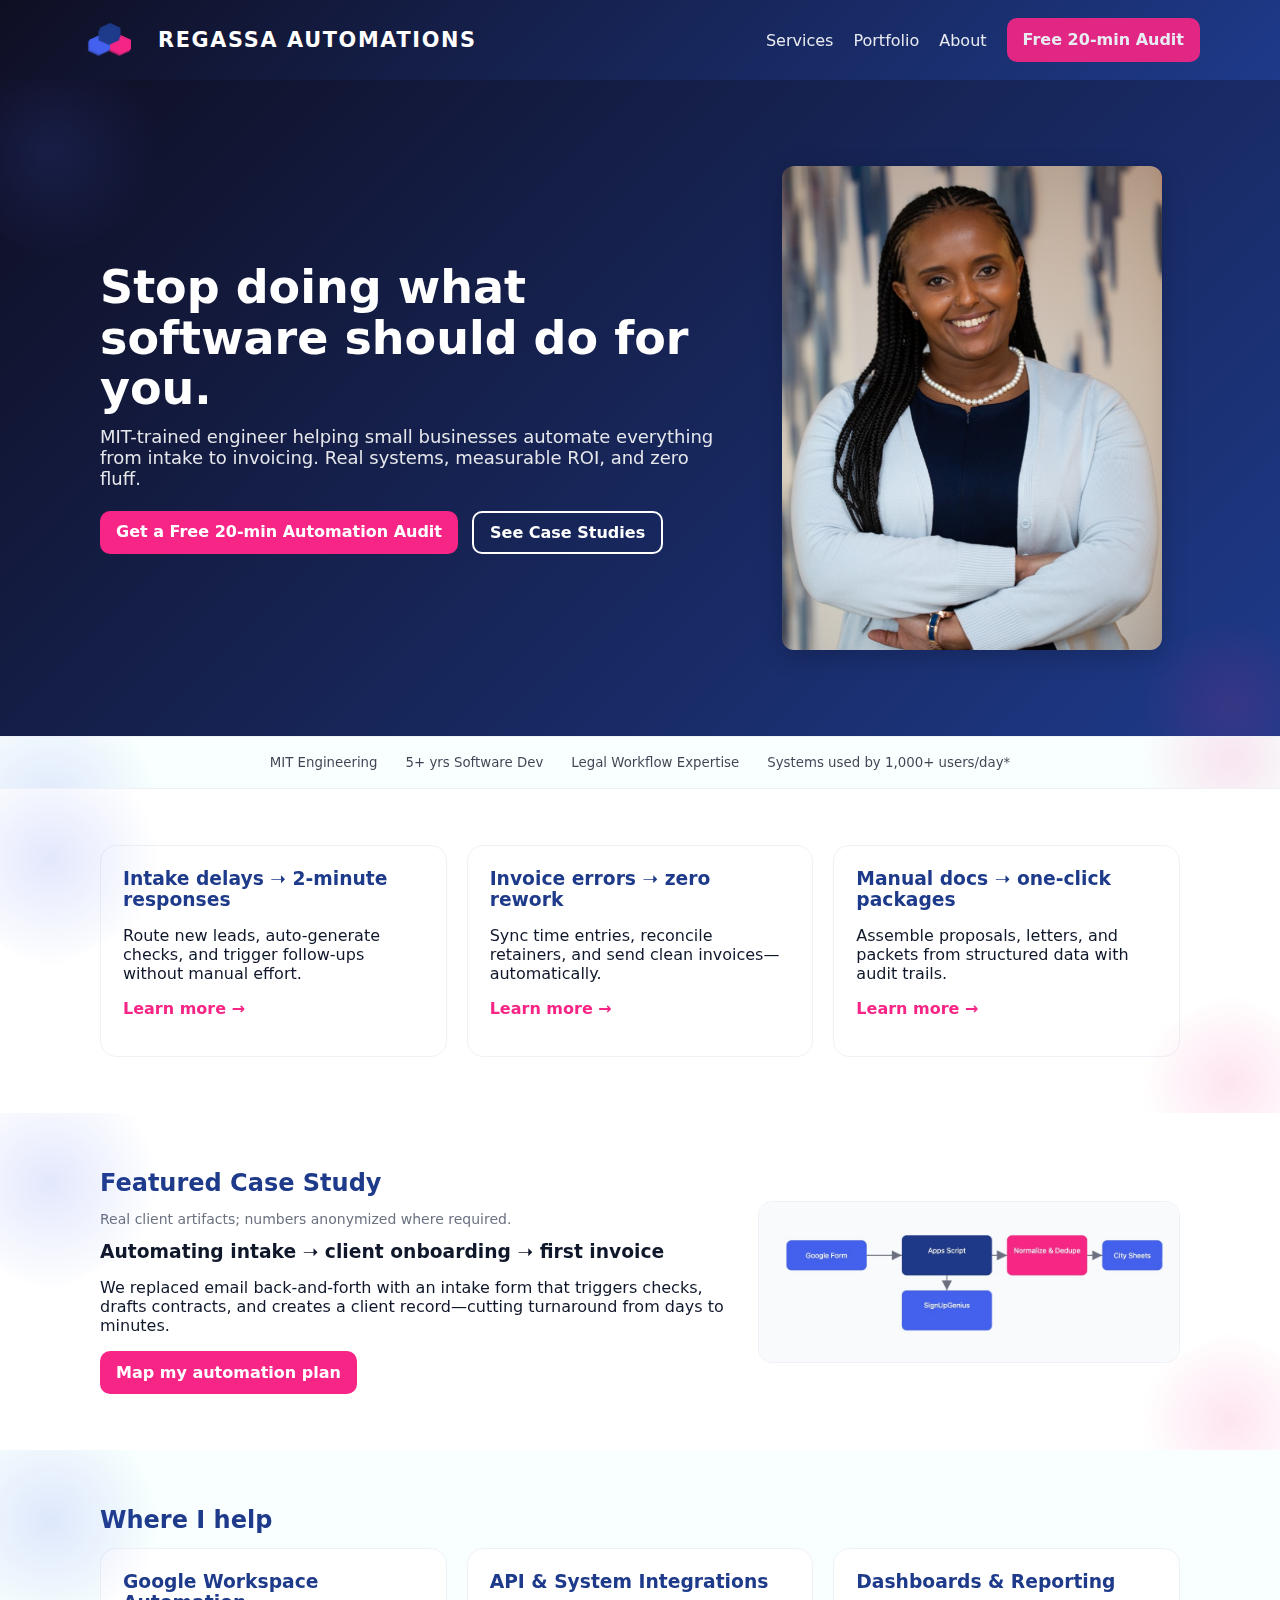
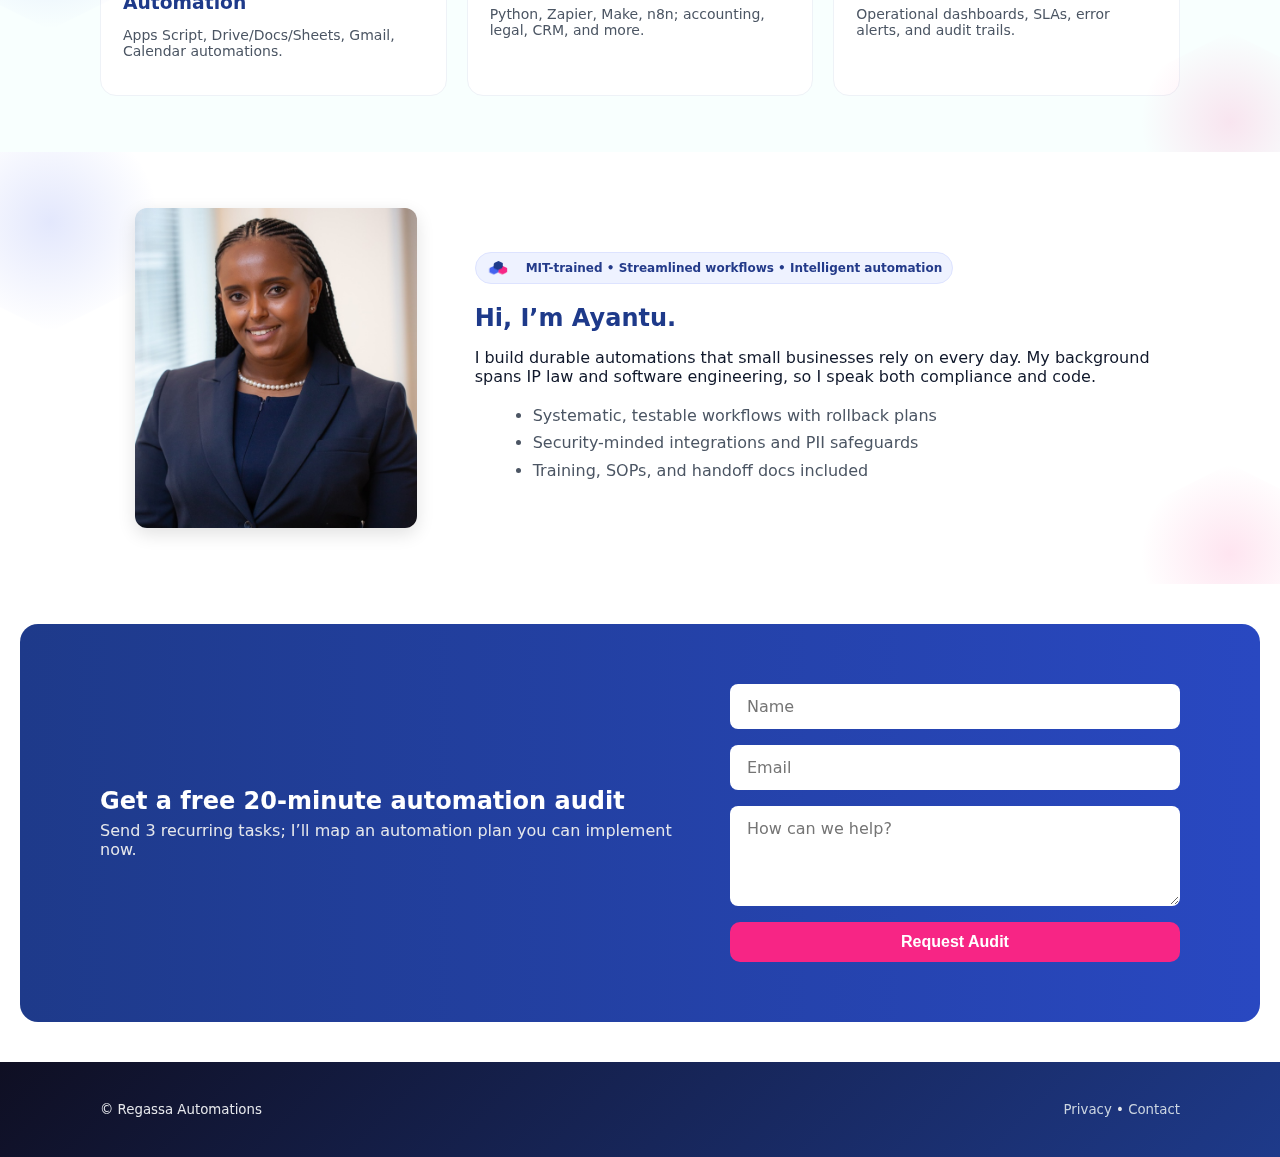
<file: index.html>
<!doctype html>
<html lang="en">

<head>
  <meta charset="utf-8" />
  <meta name="viewport" content="width=device-width, initial-scale=1" />
  <meta name="description" content="Automation for Small Businesses">
  <title>Regassa Automations — Automation for Small Businesses</title>
  <link rel="stylesheet" href="css/styles.css">
</head>

<body data-page="home">
  <!-- Topbar -->
  <div class="topbar" role="banner">
    <div class="container nav" aria-label="Primary">
      <a href="#" class="brand" aria-label="Regassa Automations home">
        <div class="hex-container">
          <!-- Inline SVG Logo -->
          <svg class="brand-logo" viewBox="0 0 240 180" version="1.1" xmlns="http://www.w3.org/2000/svg"
            xmlns:xlink="http://www.w3.org/1999/xlink">
            <defs>
              <linearGradient id="swatch1" inkscape:swatch="solid">
                <stop style="stop-color:#000000;stop-opacity:0;" offset="0" id="stop1" />
              </linearGradient>
              <linearGradient inkscape:collect="always" xlink:href="#swatch1" id="linearGradient1" x1="12.325642"
                y1="42.688801" x2="73.051964" y2="42.688801" gradientUnits="userSpaceOnUse" />
              <linearGradient inkscape:collect="always" xlink:href="#swatch1" id="linearGradient1-0" x1="12.325642"
                y1="42.688801" x2="73.051964" y2="42.688801" gradientUnits="userSpaceOnUse" />
              <filter inkscape:collect="always" style="color-interpolation-filters:sRGB" id="filter1" x="-0.087159412"
                y="-0.075583489" width="1.1743188" height="1.151167">
                <feGaussianBlur inkscape:collect="always" stdDeviation="2.2053626" id="feGaussianBlur1" />
              </filter>
              <filter inkscape:collect="always" style="color-interpolation-filters:sRGB" id="filter2" x="-0.087159412"
                y="-0.075583489" width="1.1743188" height="1.151167">
                <feGaussianBlur inkscape:collect="always" stdDeviation="2.2053626" id="feGaussianBlur2" />
              </filter>
              <filter inkscape:collect="always" style="color-interpolation-filters:sRGB" id="filter3" x="-0.087159412"
                y="-0.075583489" width="1.1743188" height="1.151167">
                <feGaussianBlur inkscape:collect="always" stdDeviation="2.2053626" id="feGaussianBlur3" />
              </filter>
            </defs>
            <g inkscape:label="Layer 1" inkscape:groupmode="layer" id="layer1">
              <g id="g5" transform="translate(30.750715,-6.4699985)">
                <path sodipodi:type="star"
                  style="opacity:0.85;fill:var(--pink);fill-opacity:0.960784;stroke-width:0.264583;filter:url(#filter3)"
                  id="path8-5" inkscape:flatsided="true" sodipodi:sides="6" sodipodi:cx="42.688801"
                  sodipodi:cy="42.688801" sodipodi:r1="35.013496" sodipodi:r2="21.350222" sodipodi:arg1="0.52127605"
                  sodipodi:arg2="1.0448748" inkscape:rounded="0" inkscape:randomized="0"
                  d="M 73.05196,60.125071 42.770127,77.702203 12.406969,60.265933 12.325642,25.252531 42.607474,7.6753989 72.970633,25.111669 Z"
                  transform="matrix(1.4179815,0.00472855,-0.0034659,1.1138483,72.115312,74.185617)"
                  inkscape:label="hex3-shadow" />
                <path sodipodi:type="star"
                  style="opacity:0.85;mix-blend-mode:normal;fill:var(--blue);fill-opacity:0.968627;stroke-width:0.264583;filter:url(#filter2)"
                  id="path7-3" inkscape:flatsided="true" sodipodi:sides="6" sodipodi:cx="42.688801"
                  sodipodi:cy="42.688801" sodipodi:r1="35.013496" sodipodi:r2="21.350222" sodipodi:arg1="0.52127605"
                  sodipodi:arg2="1.0448748" inkscape:rounded="0" inkscape:randomized="0"
                  d="M 73.05196,60.125071 42.770127,77.702203 12.406969,60.265933 12.325642,25.252531 42.607474,7.6753989 72.970633,25.111669 Z"
                  transform="matrix(1.4179815,0.00472855,-0.00346589,1.1138483,-14.384689,74.185617)"
                  inkscape:label="hex2-shadow" />
                <path sodipodi:type="star" style="fill:var(--pink);fill-opacity:0.96;stroke-width:0.264583" id="path8"
                  inkscape:flatsided="true" sodipodi:sides="6" sodipodi:cx="42.688801" sodipodi:cy="42.688801"
                  sodipodi:r1="35.013496" sodipodi:r2="21.350222" sodipodi:arg1="0.52127605" sodipodi:arg2="1.0448748"
                  inkscape:rounded="0" inkscape:randomized="0"
                  d="M 73.05196,60.125071 42.770127,77.702203 12.406969,60.265933 12.325642,25.252531 42.607474,7.6753989 72.970633,25.111669 Z"
                  transform="matrix(1.4179815,0.00472855,-0.0034659,1.1138483,76.86602,67.309297)"
                  inkscape:label="hex-3" />
                <path sodipodi:type="star" style="fill:var(--blue);fill-opacity:0.97;stroke-width:0.264583" id="path7"
                  inkscape:flatsided="true" sodipodi:sides="6" sodipodi:cx="42.688801" sodipodi:cy="42.688801"
                  sodipodi:r1="35.013496" sodipodi:r2="21.350222" sodipodi:arg1="0.52127605" sodipodi:arg2="1.0448748"
                  inkscape:rounded="0" inkscape:randomized="0"
                  d="M 73.05196,60.125071 42.770127,77.702203 12.406969,60.265933 12.325642,25.252531 42.607474,7.6753989 72.970633,25.111669 Z"
                  transform="matrix(1.4179815,0.00472855,-0.00346589,1.1138483,-9.633981,67.309297)"
                  inkscape:label="hex-2" />
                <path sodipodi:type="star"
                  style="fill:var(--navy);fill-opacity:0.968627;stroke:url(#linearGradient1-0);stroke-width:0;stroke-dasharray:none;filter:url(#filter1)"
                  id="path1-8" inkscape:flatsided="true" sodipodi:sides="6" sodipodi:cx="42.688801"
                  sodipodi:cy="42.688801" sodipodi:r1="35.013496" sodipodi:r2="21.350222" sodipodi:arg1="0.52127605"
                  sodipodi:arg2="1.0448748" inkscape:rounded="0" inkscape:randomized="0"
                  d="M 73.05196,60.125071 42.770127,77.702203 12.406969,60.265933 12.325642,25.252531 42.607474,7.6753989 72.970633,25.111669 Z"
                  transform="matrix(-1.4179815,0.00472854,0.00346592,1.1138483,149.08326,30.085618)"
                  inkscape:label="hex1-shadow" />
                <path sodipodi:type="star"
                  style="fill:var(--navy);fill-opacity:0.97;stroke:url(#linearGradient1);stroke-width:0;stroke-dasharray:none"
                  id="path1" inkscape:flatsided="true" sodipodi:sides="6" sodipodi:cx="42.688801"
                  sodipodi:cy="42.688801" sodipodi:r1="35.013496" sodipodi:r2="21.350222" sodipodi:arg1="0.52127605"
                  sodipodi:arg2="1.0448748" inkscape:rounded="0" inkscape:randomized="0"
                  d="M 73.05196,60.125071 42.770127,77.702203 12.406969,60.265933 12.325642,25.252531 42.607474,7.6753989 72.970633,25.111669 Z"
                  transform="matrix(-1.4179815,0.00472854,0.00346592,1.1138483,154.38397,17.189296)"
                  inkscape:label="hex-1" />
              </g>
            </g>
          </svg>
        </div>
        <span class="brandname" id="brand-name"></span>
      </a>
      <nav class="navlinks" aria-label="Main navigation" id="nav-links">
        <!-- Links injected by JS -->
      </nav>
      <button id="hamb" class="hamburger" aria-label="Open menu" aria-expanded="false">☰</button>
    </div>
    <div id="mobile" class="mobile" aria-label="Mobile menu">
      <!-- Mobile links injected by JS -->
    </div>
  </div>

  <!-- Hero -->
  <header class="hero bg-hexes">
    <div class="container hero-content">
      <div id="hero-content">
        <!-- Hero content injected by JS -->
      </div>
      <img src="_assets/main_headshot.jpg" id="hero-image" alt="Hero Image" />
    </div>
  </header>

  <!-- Trust strip -->
  <section class="trust bg-hexes" aria-label="Credibility">
    <div class="container trustwrap" id="trust-strip">
      <!-- Trust items injected by JS -->
    </div>
  </section>

  <!-- Problem → Outcome tiles -->
  <section class="tiles bg-hexes" id="services" aria-label="Problems solved">
    <div class="container">
      <div class="grid3" id="services-grid">
        <!-- Services cards injected by JS -->
      </div>
    </div>
  </section>

  <!-- Featured case study -->
  <section class="case bg-hexes" id="case">
    <div class="container casewrap">
      <div id="case-study-content">
        <!-- Case study content injected by JS -->
      </div>
      <div class="shot"><img src="_assets/case_study_diagram_placeholder.jpg" id="case-study-image"
          alt="Case study visual placeholder" /></div>
    </div>
  </section>

  <!-- Services teaser -->
  <section class="teaser bg-hexes" aria-label="Service categories">
    <div class="container">
      <h2 style="color:var(--navy);margin:0 0 14px" id="teaser-heading"></h2>
      <div class="teasergrid" id="teaser-grid">
        <!-- Teaser cards injected by JS -->
      </div>
    </div>
  </section>

  <!-- About / trust microbio -->
  <section class="about bg-hexes" id="about">
    <div class="container aboutwrap">
      <div>
        <img src="_assets/secondary_headshot.jpg" id="about-image" alt="About Image" />
      </div>
      <div id="about-content">
        <!-- About content injected by JS -->
      </div>
    </div>
  </section>

  <!-- Final CTA Band -->
  <section class="ctaband" id="book" aria-label="Book a free audit">
    <div class="container" id="cta-band">
      <!-- CTA band content injected by JS -->
    </div>
  </section>

  <!-- Footer -->
  <footer>
    <div class="container" id="footer-content">
      <!-- Footer content injected by JS -->
    </div>
  </footer>

  <script src="js/main.js"></script>
</body>

</html>
</file>
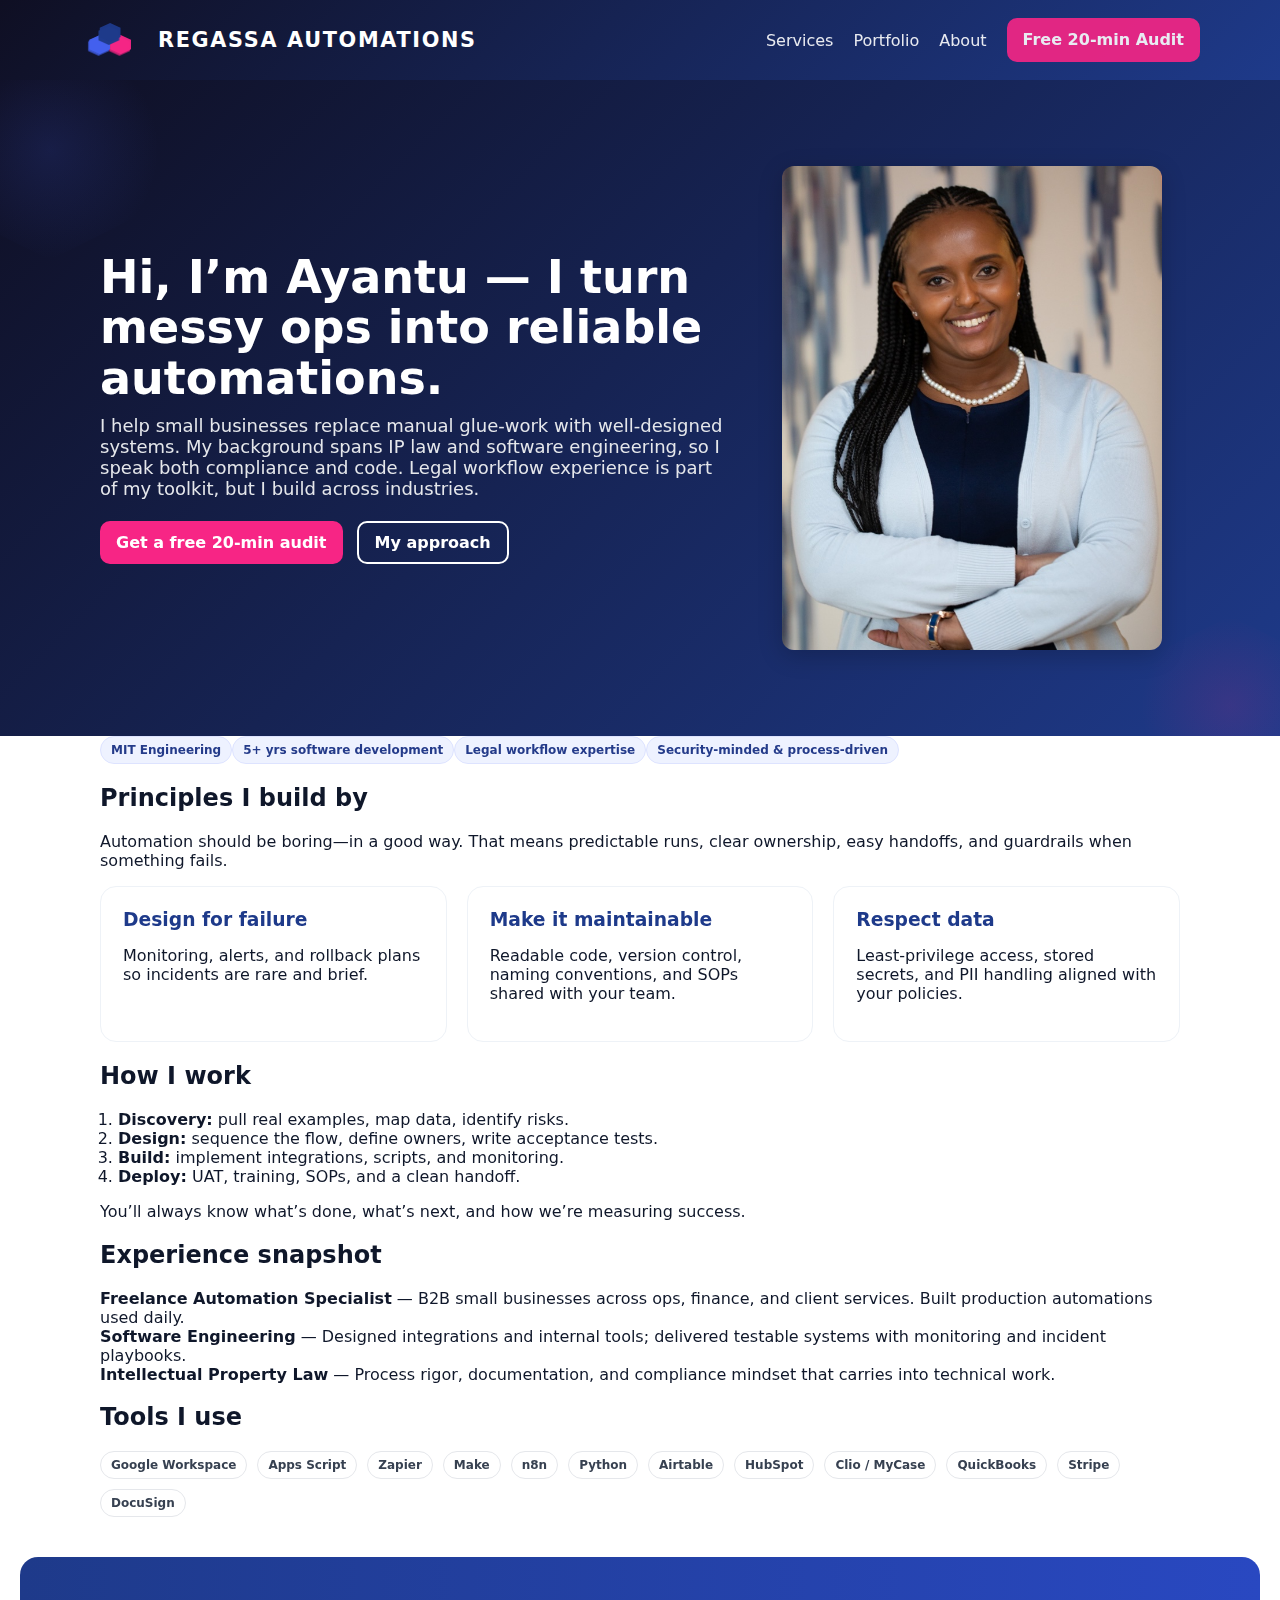
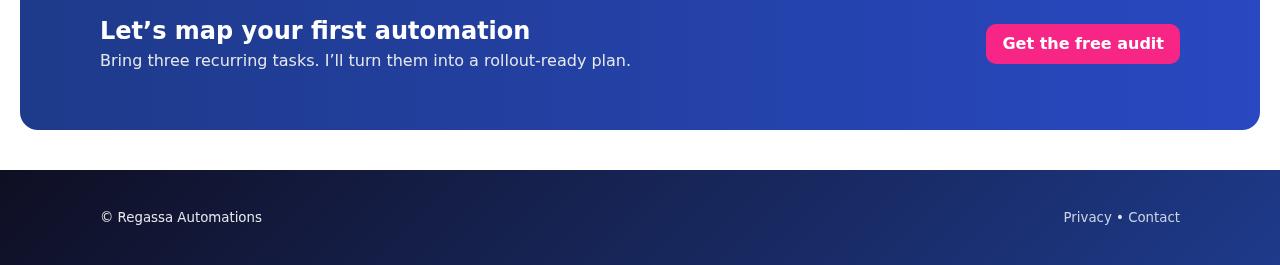
<file: about.html>
<!doctype html>
<html lang="en">

<head>
    <meta charset="utf-8" />
    <meta name="viewport" content="width=device-width, initial-scale=1" />
    <title>About — Regassa Automations</title>
    <link rel="stylesheet" href="css/styles.css">
</head>

<body data-page="about">
    <!-- Topbar -->
    <div class="topbar" role="banner">
        <div class="container nav" aria-label="Primary">
            <a href="index.html" class="brand" aria-label="Regassa Automations home">
                <div class="hex-container">
                    <!-- Inline SVG Logo -->
                    <svg class="brand-logo" viewBox="0 0 240 180" version="1.1" xmlns="http://www.w3.org/2000/svg"
                        xmlns:xlink="http://www.w3.org/1999/xlink">
                        <defs>
                            <linearGradient id="swatch1" inkscape:swatch="solid">
                                <stop style="stop-color:#000000;stop-opacity:0;" offset="0" id="stop1" />
                            </linearGradient>
                            <linearGradient inkscape:collect="always" xlink:href="#swatch1" id="linearGradient1"
                                x1="12.325642" y1="42.688801" x2="73.051964" y2="42.688801"
                                gradientUnits="userSpaceOnUse" />
                            <linearGradient inkscape:collect="always" xlink:href="#swatch1" id="linearGradient1-0"
                                x1="12.325642" y1="42.688801" x2="73.051964" y2="42.688801"
                                gradientUnits="userSpaceOnUse" />
                            <filter inkscape:collect="always" style="color-interpolation-filters:sRGB" id="filter1"
                                x="-0.087159412" y="-0.075583489" width="1.1743188" height="1.151167">
                                <feGaussianBlur inkscape:collect="always" stdDeviation="2.2053626"
                                    id="feGaussianBlur1" />
                            </filter>
                            <filter inkscape:collect="always" style="color-interpolation-filters:sRGB" id="filter2"
                                x="-0.087159412" y="-0.075583489" width="1.1743188" height="1.151167">
                                <feGaussianBlur inkscape:collect="always" stdDeviation="2.2053626"
                                    id="feGaussianBlur2" />
                            </filter>
                            <filter inkscape:collect="always" style="color-interpolation-filters:sRGB" id="filter3"
                                x="-0.087159412" y="-0.075583489" width="1.1743188" height="1.151167">
                                <feGaussianBlur inkscape:collect="always" stdDeviation="2.2053626"
                                    id="feGaussianBlur3" />
                            </filter>
                        </defs>
                        <g inkscape:label="Layer 1" inkscape:groupmode="layer" id="layer1">
                            <g id="g5" transform="translate(30.750715,-6.4699985)">
                                <path sodipodi:type="star"
                                    style="opacity:0.85;fill:var(--pink);fill-opacity:0.960784;stroke-width:0.264583;filter:url(#filter3)"
                                    id="path8-5" inkscape:flatsided="true" sodipodi:sides="6" sodipodi:cx="42.688801"
                                    sodipodi:cy="42.688801" sodipodi:r1="35.013496" sodipodi:r2="21.350222"
                                    sodipodi:arg1="0.52127605" sodipodi:arg2="1.0448748" inkscape:rounded="0"
                                    inkscape:randomized="0"
                                    d="M 73.05196,60.125071 42.770127,77.702203 12.406969,60.265933 12.325642,25.252531 42.607474,7.6753989 72.970633,25.111669 Z"
                                    transform="matrix(1.4179815,0.00472855,-0.0034659,1.1138483,72.115312,74.185617)"
                                    inkscape:label="hex3-shadow" />
                                <path sodipodi:type="star"
                                    style="opacity:0.85;mix-blend-mode:normal;fill:var(--blue);fill-opacity:0.968627;stroke-width:0.264583;filter:url(#filter2)"
                                    id="path7-3" inkscape:flatsided="true" sodipodi:sides="6" sodipodi:cx="42.688801"
                                    sodipodi:cy="42.688801" sodipodi:r1="35.013496" sodipodi:r2="21.350222"
                                    sodipodi:arg1="0.52127605" sodipodi:arg2="1.0448748" inkscape:rounded="0"
                                    inkscape:randomized="0"
                                    d="M 73.05196,60.125071 42.770127,77.702203 12.406969,60.265933 12.325642,25.252531 42.607474,7.6753989 72.970633,25.111669 Z"
                                    transform="matrix(1.4179815,0.00472855,-0.00346589,1.1138483,-14.384689,74.185617)"
                                    inkscape:label="hex2-shadow" />
                                <path sodipodi:type="star"
                                    style="fill:var(--pink);fill-opacity:0.96;stroke-width:0.264583" id="path8"
                                    inkscape:flatsided="true" sodipodi:sides="6" sodipodi:cx="42.688801"
                                    sodipodi:cy="42.688801" sodipodi:r1="35.013496" sodipodi:r2="21.350222"
                                    sodipodi:arg1="0.52127605" sodipodi:arg2="1.0448748" inkscape:rounded="0"
                                    inkscape:randomized="0"
                                    d="M 73.05196,60.125071 42.770127,77.702203 12.406969,60.265933 12.325642,25.252531 42.607474,7.6753989 72.970633,25.111669 Z"
                                    transform="matrix(1.4179815,0.00472855,-0.0034659,1.1138483,76.86602,67.309297)"
                                    inkscape:label="hex-3" />
                                <path sodipodi:type="star"
                                    style="fill:var(--blue);fill-opacity:0.97;stroke-width:0.264583" id="path7"
                                    inkscape:flatsided="true" sodipodi:sides="6" sodipodi:cx="42.688801"
                                    sodipodi:cy="42.688801" sodipodi:r1="35.013496" sodipodi:r2="21.350222"
                                    sodipodi:arg1="0.52127605" sodipodi:arg2="1.0448748" inkscape:rounded="0"
                                    inkscape:randomized="0"
                                    d="M 73.05196,60.125071 42.770127,77.702203 12.406969,60.265933 12.325642,25.252531 42.607474,7.6753989 72.970633,25.111669 Z"
                                    transform="matrix(1.4179815,0.00472855,-0.00346589,1.1138483,-9.633981,67.309297)"
                                    inkscape:label="hex-2" />
                                <path sodipodi:type="star"
                                    style="fill:var(--navy);fill-opacity:0.968627;stroke:url(#linearGradient1-0);stroke-width:0;stroke-dasharray:none;filter:url(#filter1)"
                                    id="path1-8" inkscape:flatsided="true" sodipodi:sides="6" sodipodi:cx="42.688801"
                                    sodipodi:cy="42.688801" sodipodi:r1="35.013496" sodipodi:r2="21.350222"
                                    sodipodi:arg1="0.52127605" sodipodi:arg2="1.0448748" inkscape:rounded="0"
                                    inkscape:randomized="0"
                                    d="M 73.05196,60.125071 42.770127,77.702203 12.406969,60.265933 12.325642,25.252531 42.607474,7.6753989 72.970633,25.111669 Z"
                                    transform="matrix(-1.4179815,0.00472854,0.00346592,1.1138483,149.08326,30.085618)"
                                    inkscape:label="hex1-shadow" />
                                <path sodipodi:type="star"
                                    style="fill:var(--navy);fill-opacity:0.97;stroke:url(#linearGradient1);stroke-width:0;stroke-dasharray:none"
                                    id="path1" inkscape:flatsided="true" sodipodi:sides="6" sodipodi:cx="42.688801"
                                    sodipodi:cy="42.688801" sodipodi:r1="35.013496" sodipodi:r2="21.350222"
                                    sodipodi:arg1="0.52127605" sodipodi:arg2="1.0448748" inkscape:rounded="0"
                                    inkscape:randomized="0"
                                    d="M 73.05196,60.125071 42.770127,77.702203 12.406969,60.265933 12.325642,25.252531 42.607474,7.6753989 72.970633,25.111669 Z"
                                    transform="matrix(-1.4179815,0.00472854,0.00346592,1.1138483,154.38397,17.189296)"
                                    inkscape:label="hex-1" />
                            </g>
                        </g>
                    </svg>
                </div>
                <span class="brandname" id="brand-name"></span>
            </a>
            <nav class="navlinks" aria-label="Main navigation" id="nav-links">
                <!-- Links injected by JS -->
            </nav>
            <button id="hamb" class="hamburger" aria-label="Open menu" aria-expanded="false">☰</button>
        </div>
        <div id="mobile" class="mobile" aria-label="Mobile menu">
            <!-- Mobile links injected by JS -->
        </div>
    </div>

    <!-- Hero -->
    <header class="hero bg-hexes">
        <div class="container hero-content">
            <div id="hero-content">
                <!-- Hero content injected by JS -->
            </div>
            <img src="_assets/main_headshot.jpg" id="hero-image" alt="Hero Image" />
        </div>
    </header>

    <!-- Credibility strip -->
    <section class="cred" aria-label="Credibility">
        <div class="container credwrap" id="cred-strip">
            <!-- Cred items injected by JS -->
        </div>
    </section>

    <!-- Story / Approach -->
    <section id="story" class="section">
        <div class="container two-col">
            <div id="principles-content">
                <!-- Principles content injected by JS -->
            </div>
            <div id="approach-content">
                <!-- Approach content injected by JS -->
            </div>
        </div>
    </section>

    <!-- Experience timeline -->
    <section class="section" aria-label="Experience timeline">
        <div class="container">
            <h2 id="timeline-heading"></h2>
            <div class="timeline" id="timeline-content">
                <!-- Timeline items injected by JS -->
            </div>
        </div>
    </section>

    <!-- Tools -->
    <section class="section" aria-label="Tools and stack">
        <div class="container">
            <h2 id="tools-heading"></h2>
            <div style="display:flex;flex-wrap:wrap;gap:10px" id="tools-content">
                <!-- Tools items injected by JS -->
            </div>
        </div>
    </section>

    <!-- Final CTA Band -->
    <section class="ctaband" id="book" aria-label="Book a free audit">
        <div class="container" id="cta-band">
            <!-- CTA band content injected by JS -->
        </div>
    </section>

    <!-- Footer -->
    <footer>
        <div class="container" id="footer-content">
            <!-- Footer content injected by JS -->
        </div>
    </footer>

    <script src="js/main.js"></script>
</body>

</html>
</file>
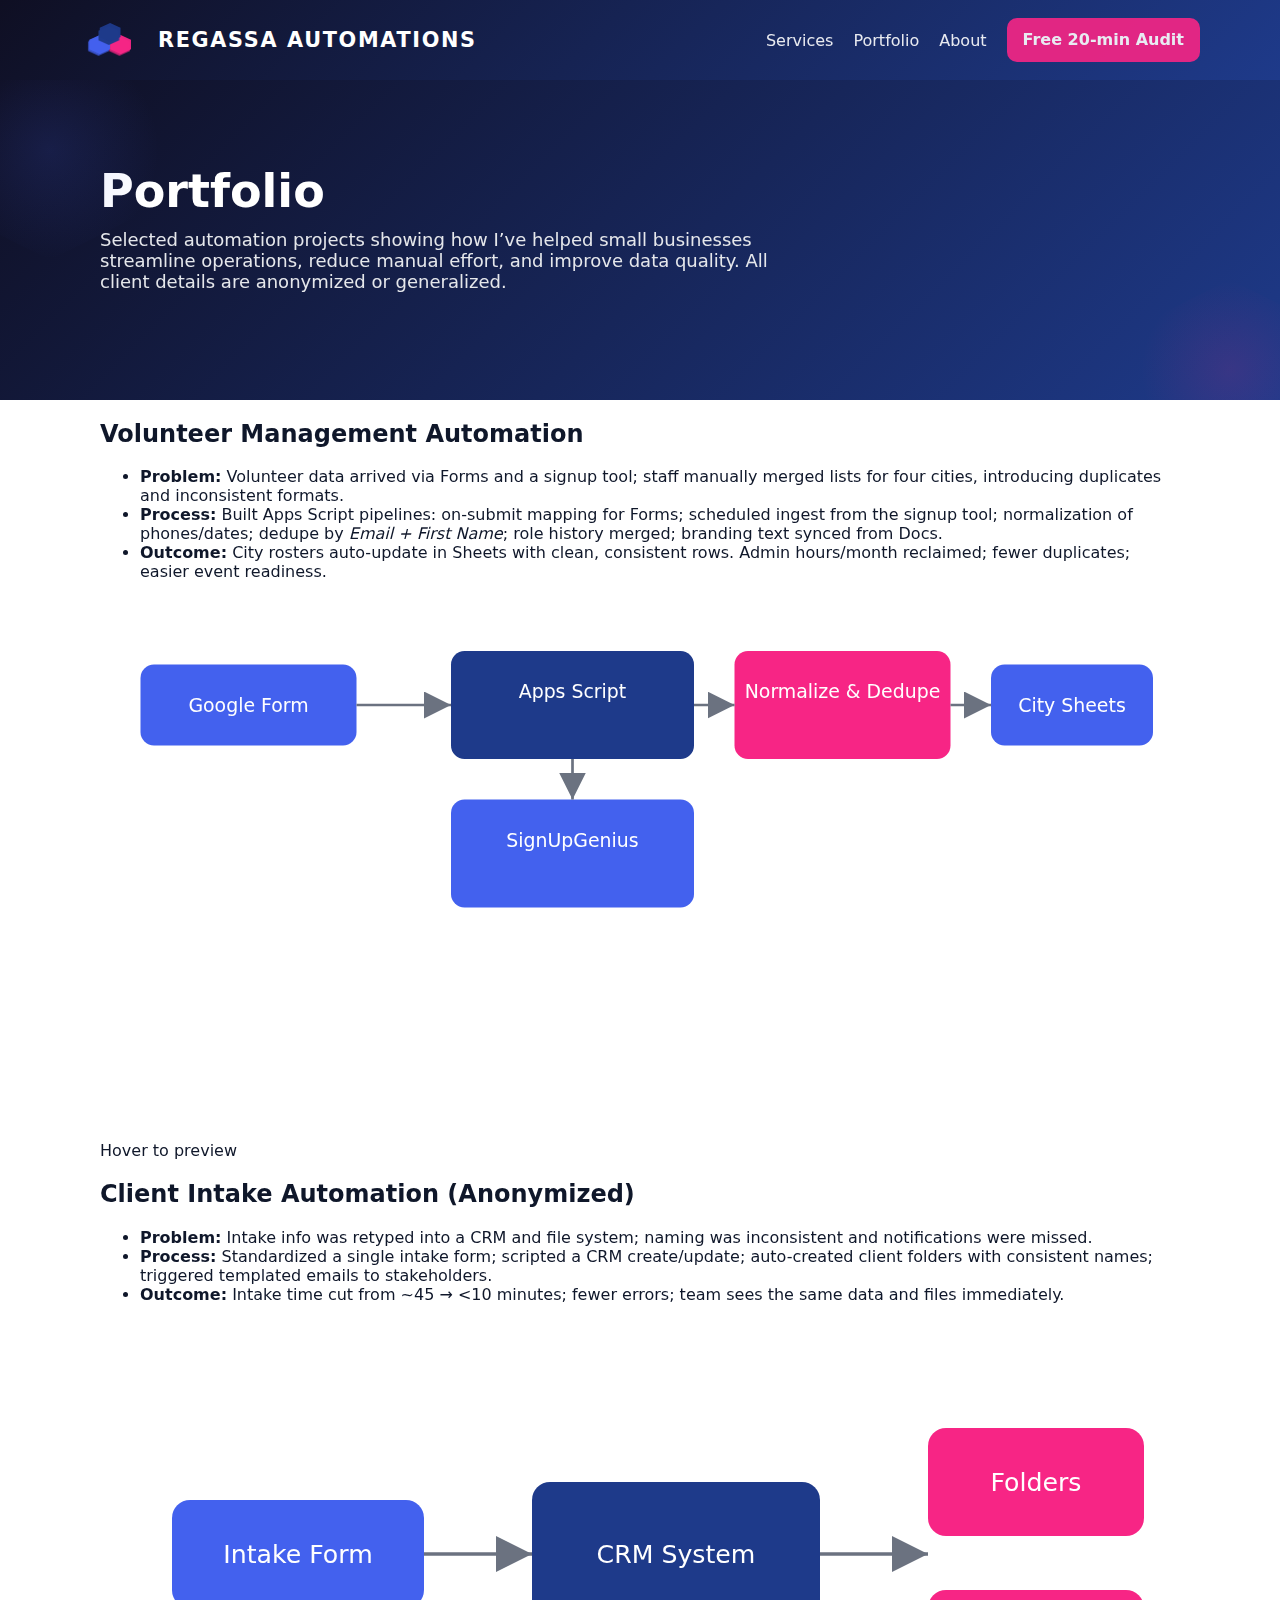
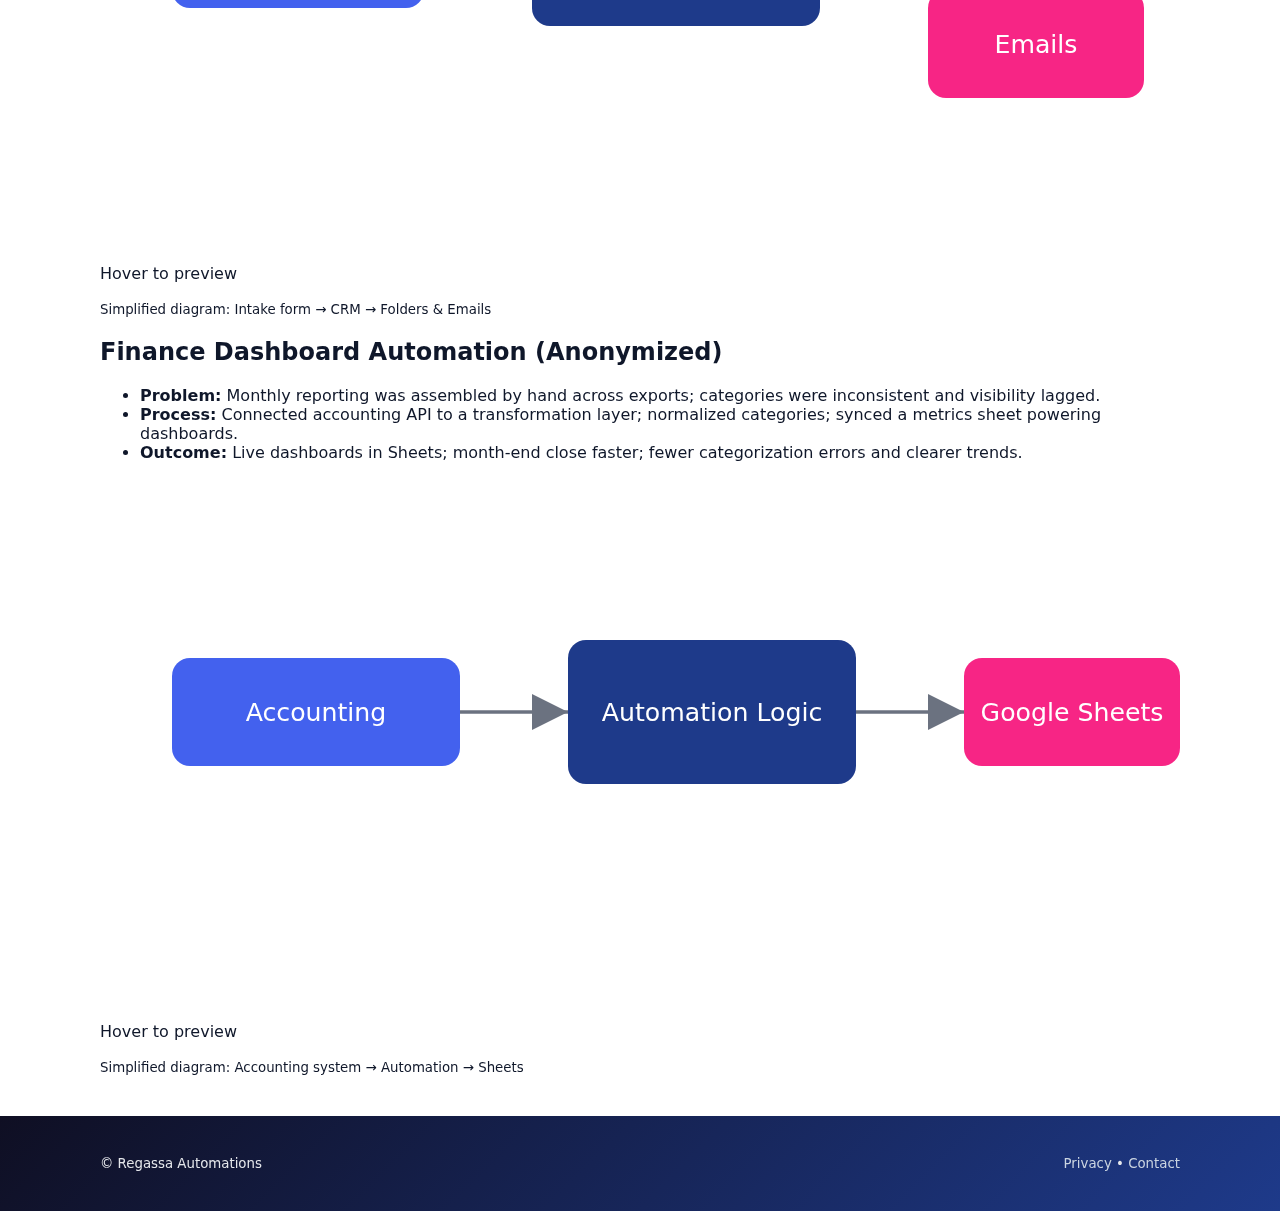
<file: portfolio.html>
<!doctype html>
<html lang="en">

<head>
    <meta charset="utf-8" />
    <meta name="viewport" content="width=device-width, initial-scale=1" />
    <title>Portfolio — Regassa Automations</title>
    <link rel="stylesheet" href="css/styles.css">
</head>

<body data-page="portfolio">
    <!-- Topbar -->
    <div class="topbar" role="banner">
        <div class="container nav" aria-label="Primary">
            <a href="index.html" class="brand" aria-label="Regassa Automations home">
                <div class="hex-container">
                    <!-- Inline SVG Logo -->
                    <svg class="brand-logo" viewBox="0 0 240 180" version="1.1" xmlns="http://www.w3.org/2000/svg"
                        xmlns:xlink="http://www.w3.org/1999/xlink">
                        <defs>
                            <linearGradient id="swatch1" inkscape:swatch="solid">
                                <stop style="stop-color:#000000;stop-opacity:0;" offset="0" id="stop1" />
                            </linearGradient>
                            <linearGradient inkscape:collect="always" xlink:href="#swatch1" id="linearGradient1"
                                x1="12.325642" y1="42.688801" x2="73.051964" y2="42.688801"
                                gradientUnits="userSpaceOnUse" />
                            <linearGradient inkscape:collect="always" xlink:href="#swatch1" id="linearGradient1-0"
                                x1="12.325642" y1="42.688801" x2="73.051964" y2="42.688801"
                                gradientUnits="userSpaceOnUse" />
                            <filter inkscape:collect="always" style="color-interpolation-filters:sRGB" id="filter1"
                                x="-0.087159412" y="-0.075583489" width="1.1743188" height="1.151167">
                                <feGaussianBlur inkscape:collect="always" stdDeviation="2.2053626"
                                    id="feGaussianBlur1" />
                            </filter>
                            <filter inkscape:collect="always" style="color-interpolation-filters:sRGB" id="filter2"
                                x="-0.087159412" y="-0.075583489" width="1.1743188" height="1.151167">
                                <feGaussianBlur inkscape:collect="always" stdDeviation="2.2053626"
                                    id="feGaussianBlur2" />
                            </filter>
                            <filter inkscape:collect="always" style="color-interpolation-filters:sRGB" id="filter3"
                                x="-0.087159412" y="-0.075583489" width="1.1743188" height="1.151167">
                                <feGaussianBlur inkscape:collect="always" stdDeviation="2.2053626"
                                    id="feGaussianBlur3" />
                            </filter>
                        </defs>
                        <g inkscape:label="Layer 1" inkscape:groupmode="layer" id="layer1">
                            <g id="g5" transform="translate(30.750715,-6.4699985)">
                                <path sodipodi:type="star"
                                    style="opacity:0.85;fill:var(--pink);fill-opacity:0.960784;stroke-width:0.264583;filter:url(#filter3)"
                                    id="path8-5" inkscape:flatsided="true" sodipodi:sides="6" sodipodi:cx="42.688801"
                                    sodipodi:cy="42.688801" sodipodi:r1="35.013496" sodipodi:r2="21.350222"
                                    sodipodi:arg1="0.52127605" sodipodi:arg2="1.0448748" inkscape:rounded="0"
                                    inkscape:randomized="0"
                                    d="M 73.05196,60.125071 42.770127,77.702203 12.406969,60.265933 12.325642,25.252531 42.607474,7.6753989 72.970633,25.111669 Z"
                                    transform="matrix(1.4179815,0.00472855,-0.0034659,1.1138483,72.115312,74.185617)"
                                    inkscape:label="hex3-shadow" />
                                <path sodipodi:type="star"
                                    style="opacity:0.85;mix-blend-mode:normal;fill:var(--blue);fill-opacity:0.968627;stroke-width:0.264583;filter:url(#filter2)"
                                    id="path7-3" inkscape:flatsided="true" sodipodi:sides="6" sodipodi:cx="42.688801"
                                    sodipodi:cy="42.688801" sodipodi:r1="35.013496" sodipodi:r2="21.350222"
                                    sodipodi:arg1="0.52127605" sodipodi:arg2="1.0448748" inkscape:rounded="0"
                                    inkscape:randomized="0"
                                    d="M 73.05196,60.125071 42.770127,77.702203 12.406969,60.265933 12.325642,25.252531 42.607474,7.6753989 72.970633,25.111669 Z"
                                    transform="matrix(1.4179815,0.00472855,-0.00346589,1.1138483,-14.384689,74.185617)"
                                    inkscape:label="hex2-shadow" />
                                <path sodipodi:type="star"
                                    style="fill:var(--pink);fill-opacity:0.96;stroke-width:0.264583" id="path8"
                                    inkscape:flatsided="true" sodipodi:sides="6" sodipodi:cx="42.688801"
                                    sodipodi:cy="42.688801" sodipodi:r1="35.013496" sodipodi:r2="21.350222"
                                    sodipodi:arg1="0.52127605" sodipodi:arg2="1.0448748" inkscape:rounded="0"
                                    inkscape:randomized="0"
                                    d="M 73.05196,60.125071 42.770127,77.702203 12.406969,60.265933 12.325642,25.252531 42.607474,7.6753989 72.970633,25.111669 Z"
                                    transform="matrix(1.4179815,0.00472855,-0.0034659,1.1138483,76.86602,67.309297)"
                                    inkscape:label="hex-3" />
                                <path sodipodi:type="star"
                                    style="fill:var(--blue);fill-opacity:0.97;stroke-width:0.264583" id="path7"
                                    inkscape:flatsided="true" sodipodi:sides="6" sodipodi:cx="42.688801"
                                    sodipodi:cy="42.688801" sodipodi:r1="35.013496" sodipodi:r2="21.350222"
                                    sodipodi:arg1="0.52127605" sodipodi:arg2="1.0448748" inkscape:rounded="0"
                                    inkscape:randomized="0"
                                    d="M 73.05196,60.125071 42.770127,77.702203 12.406969,60.265933 12.325642,25.252531 42.607474,7.6753989 72.970633,25.111669 Z"
                                    transform="matrix(1.4179815,0.00472855,-0.00346589,1.1138483,-9.633981,67.309297)"
                                    inkscape:label="hex-2" />
                                <path sodipodi:type="star"
                                    style="fill:var(--navy);fill-opacity:0.968627;stroke:url(#linearGradient1-0);stroke-width:0;stroke-dasharray:none;filter:url(#filter1)"
                                    id="path1-8" inkscape:flatsided="true" sodipodi:sides="6" sodipodi:cx="42.688801"
                                    sodipodi:cy="42.688801" sodipodi:r1="35.013496" sodipodi:r2="21.350222"
                                    sodipodi:arg1="0.52127605" sodipodi:arg2="1.0448748" inkscape:rounded="0"
                                    inkscape:randomized="0"
                                    d="M 73.05196,60.125071 42.770127,77.702203 12.406969,60.265933 12.325642,25.252531 42.607474,7.6753989 72.970633,25.111669 Z"
                                    transform="matrix(-1.4179815,0.00472854,0.00346592,1.1138483,149.08326,30.085618)"
                                    inkscape:label="hex1-shadow" />
                                <path sodipodi:type="star"
                                    style="fill:var(--navy);fill-opacity:0.97;stroke:url(#linearGradient1);stroke-width:0;stroke-dasharray:none"
                                    id="path1" inkscape:flatsided="true" sodipodi:sides="6" sodipodi:cx="42.688801"
                                    sodipodi:cy="42.688801" sodipodi:r1="35.013496" sodipodi:r2="21.350222"
                                    sodipodi:arg1="0.52127605" sodipodi:arg2="1.0448748" inkscape:rounded="0"
                                    inkscape:randomized="0"
                                    d="M 73.05196,60.125071 42.770127,77.702203 12.406969,60.265933 12.325642,25.252531 42.607474,7.6753989 72.970633,25.111669 Z"
                                    transform="matrix(-1.4179815,0.00472854,0.00346592,1.1138483,154.38397,17.189296)"
                                    inkscape:label="hex-1" />
                            </g>
                        </g>
                    </svg>
                </div>
                <span class="brandname" id="brand-name"></span>
            </a>
            <nav class="navlinks" aria-label="Main navigation" id="nav-links">
                <!-- Links injected by JS -->
            </nav>
            <button id="hamb" class="hamburger" aria-label="Open menu" aria-expanded="false">☰</button>
        </div>
        <div id="mobile" class="mobile" aria-label="Mobile menu">
            <!-- Mobile links injected by JS -->
        </div>
    </div>

    <!-- Hero -->
    <header class="hero bg-hexes">
        <div class="container">
            <h1 id="hero-heading"></h1>
            <p id="hero-subheading"></p>
        </div>
    </header>

    <!-- Project 1 -->
    <section class="section">
        <div class="container two-col">
            <div id="project1-content">
                <!-- Project 1 content injected by JS -->
            </div>
            <div class="diagram"
                aria-label="Diagram showing Forms and signup tool flowing into Apps Script and city Sheets">
                <svg viewBox="0 0 800 400" xmlns="http://www.w3.org/2000/svg" role="img">
                    <title>Forms + SignUp → Apps Script → Normalize/Dedupe → City Sheets</title>
                    <desc>Data from Google Forms and SignUpGenius flows into Apps Script, which normalizes and
                        deduplicates records before writing to city sheets.</desc>
                    <!-- Forms -->
                    <rect x="30" y="50" width="160" height="60" rx="10" fill="var(--blue)" />
                    <text x="110" y="85" text-anchor="middle" fill="white" font-size="14">Google Form</text>
                    <line x1="190" y1="80" x2="260" y2="80" stroke="var(--gray)" stroke-width="2"
                        marker-end="url(#arrow)" />

                    <!-- Apps Script -->
                    <rect x="260" y="40" width="180" height="80" rx="10" fill="var(--navy)" />
                    <text x="350" y="75" text-anchor="middle" fill="white" font-size="14">Apps Script</text>

                    <!-- Deduping -->
                    <rect x="470" y="40" width="160" height="80" rx="10" fill="var(--pink)" />
                    <text x="550" y="75" text-anchor="middle" fill="white" font-size="14">Normalize &amp; Dedupe</text>

                    <!-- Sheets -->
                    <rect x="660" y="50" width="120" height="60" rx="10" fill="var(--blue)" />
                    <text x="720" y="85" text-anchor="middle" fill="white" font-size="14">City Sheets</text>

                    <!-- Lines -->
                    <line x1="440" y1="80" x2="470" y2="80" stroke="var(--gray)" stroke-width="2"
                        marker-end="url(#arrow)" />
                    <line x1="630" y1="80" x2="660" y2="80" stroke="var(--gray)" stroke-width="2"
                        marker-end="url(#arrow)" />

                    <!-- SUG -->
                    <rect x="260" y="150" width="180" height="80" rx="10" fill="var(--blue)" />
                    <text x="350" y="185" text-anchor="middle" fill="white" font-size="14">SignUpGenius</text>
                    <line x1="350" y1="120" x2="350" y2="150" stroke="var(--gray)" stroke-width="2"
                        marker-end="url(#arrow)" />

                    <!-- Arrow marker -->
                    <defs>
                        <marker id="arrow" markerWidth="10" markerHeight="10" refX="10" refY="5" orient="auto"
                            markerUnits="strokeWidth">
                            <path d="M0,0 L10,5 L0,10 z" fill="var(--gray)" />
                        </marker>
                    </defs>
                </svg>
                <span class="tip">Hover to preview</span>
            </div>
        </div>
    </section>

    <!-- Project 2 -->
    <section class="section">
        <div class="container two-col">
            <div id="project2-content">
                <!-- Project 2 content injected by JS -->
            </div>
            <div class="diagram" aria-label="Diagram showing Intake form to CRM with outputs to folders and emails">
                <svg viewBox="0 0 600 300" xmlns="http://www.w3.org/2000/svg" role="img">
                    <title>Intake → CRM → Folders &amp; Emails</title>
                    <desc>Intake form sends data to CRM; automation creates folders and sends emails.</desc>
                    <!-- Intake Form -->
                    <rect x="40" y="100" width="140" height="60" rx="10" fill="var(--blue)" />
                    <text x="110" y="135" text-anchor="middle" fill="white" font-size="14">Intake Form</text>
                    <line x1="180" y1="130" x2="240" y2="130" stroke="var(--gray)" stroke-width="2"
                        marker-end="url(#arrow)" />

                    <!-- CRM -->
                    <rect x="240" y="90" width="160" height="80" rx="10" fill="var(--navy)" />
                    <text x="320" y="135" text-anchor="middle" fill="white" font-size="14">CRM System</text>
                    <line x1="400" y1="130" x2="460" y2="130" stroke="var(--gray)" stroke-width="2"
                        marker-end="url(#arrow)" />

                    <!-- Outputs -->
                    <rect x="460" y="60" width="120" height="60" rx="10" fill="var(--pink)" />
                    <text x="520" y="95" text-anchor="middle" fill="white" font-size="14">Folders</text>
                    <rect x="460" y="150" width="120" height="60" rx="10" fill="var(--pink)" />
                    <text x="520" y="185" text-anchor="middle" fill="white" font-size="14">Emails</text>

                    <defs>
                        <marker id="arrow" markerWidth="10" markerHeight="10" refX="10" refY="5" orient="auto"
                            markerUnits="strokeWidth">
                            <path d="M0,0 L10,5 L0,10 z" fill="var(--gray)" />
                        </marker>
                    </defs>
                </svg>
                <span class="tip">Hover to preview</span>
                <p><small>Simplified diagram: Intake form → CRM → Folders &amp; Emails</small></p>
            </div>
        </div>
    </section>

    <!-- Project 3 -->
    <section class="section">
        <div class="container two-col">
            <div id="project3-content">
                <!-- Project 3 content injected by JS -->
            </div>
            <div class="diagram"
                aria-label="Diagram showing Accounting system to Automation logic to Google Sheets dashboards">
                <svg viewBox="0 0 600 300" xmlns="http://www.w3.org/2000/svg" role="img">
                    <title>Accounting → Automation → Google Sheets</title>
                    <desc>Accounting data flows through an automation step and lands in Google Sheets for dashboards.
                    </desc>
                    <!-- Accounting System -->
                    <rect x="40" y="100" width="160" height="60" rx="10" fill="var(--blue)" />
                    <text x="120" y="135" text-anchor="middle" fill="white" font-size="14">Accounting</text>
                    <line x1="200" y1="130" x2="260" y2="130" stroke="var(--gray)" stroke-width="2"
                        marker-end="url(#arrow)" />

                    <!-- Transformation -->
                    <rect x="260" y="90" width="160" height="80" rx="10" fill="var(--navy)" />
                    <text x="340" y="135" text-anchor="middle" fill="white" font-size="14">Automation Logic</text>
                    <line x1="420" y1="130" x2="480" y2="130" stroke="var(--gray)" stroke-width="2"
                        marker-end="url(#arrow)" />

                    <!-- Sheets -->
                    <rect x="480" y="100" width="120" height="60" rx="10" fill="var(--pink)" />
                    <text x="540" y="135" text-anchor="middle" fill="white" font-size="14">Google Sheets</text>

                    <defs>
                        <marker id="arrow" markerWidth="10" markerHeight="10" refX="10" refY="5" orient="auto"
                            markerUnits="strokeWidth">
                            <path d="M0,0 L10,5 L0,10 z" fill="var(--gray)" />
                        </marker>
                    </defs>
                </svg>
                <span class="tip">Hover to preview</span>
                <p><small>Simplified diagram: Accounting system → Automation → Sheets</small></p>
            </div>
        </div>
    </section>

    <!-- Footer -->
    <footer>
        <div class="container" id="footer-content">
            <!-- Footer content injected by JS -->
        </div>
    </footer>

    <script src="js/main.js"></script>
</body>

</html>
</file>
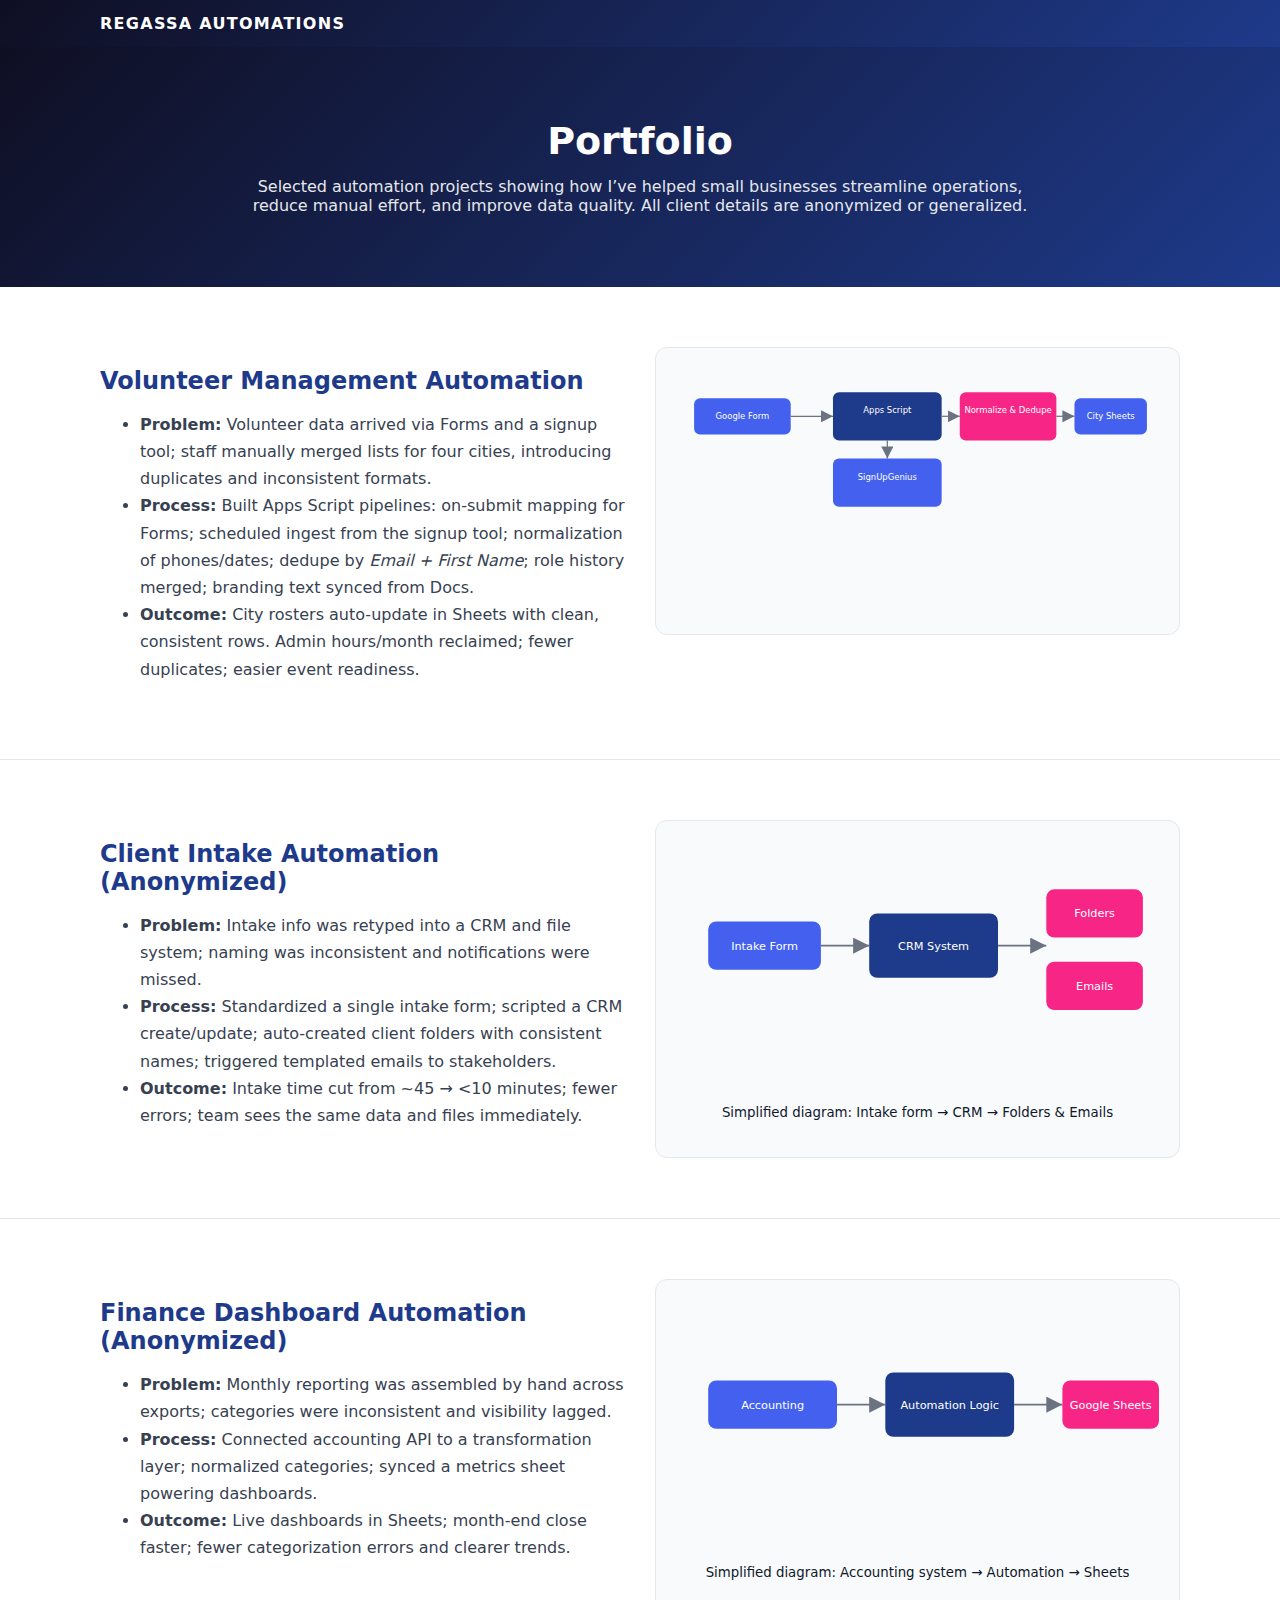
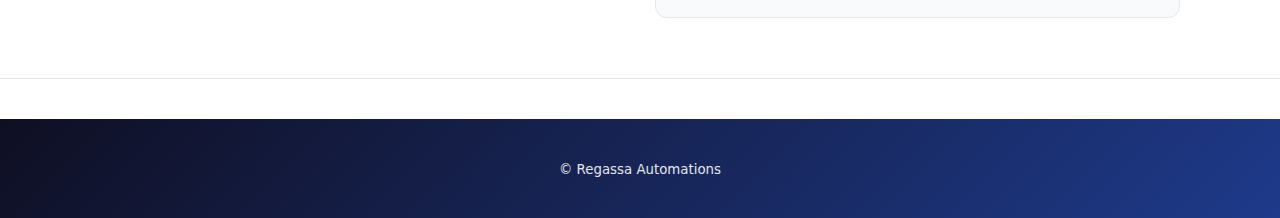
<file: _assets/raw_portfolio.html>
<!doctype html>
<html lang="en">
<head>
  <meta charset="utf-8" />
  <meta name="viewport" content="width=device-width, initial-scale=1" />
  <title>Portfolio — Regassa Automations</title>
  <style>
    :root{
      --navy:#1E3A8A; --pink:#F72585; --blue:#4361EE; --neutral:#0F0F23;
      --off:#F8FFFE; --white:#ffffff; --gray:#6B7280; --dark:#0F172A;
    }
    *{box-sizing:border-box}
    html,body{margin:0;font-family:Inter,system-ui,Segoe UI,Arial,sans-serif;color:var(--dark);background:var(--white)}
    a{color:inherit;text-decoration:none}
    .container{max-width:1120px;margin:0 auto;padding:0 20px}

    .topbar{background:linear-gradient(135deg,var(--neutral),var(--navy));color:#fff;padding:14px 0}
    .brand{display:flex;align-items:center;gap:12px;color:#fff;font-weight:700;letter-spacing:0.08em}

    .hero{background:linear-gradient(135deg,var(--neutral),var(--navy));color:#fff;padding:72px 0;text-align:center}
    .hero h1{font-size:38px;margin:0 0 14px}
    .hero p{max-width:800px;margin:0 auto;color:#E5E7EB}

    .section{padding:60px 0;border-bottom:1px solid #E5E7EB}
    .section h2{color:var(--navy);margin-bottom:16px}
    .two-col{display:grid;grid-template-columns:1fr 1fr;gap:30px;align-items:start}

    /* Diagram cards */
    .diagram{position:relative;background:#F8FAFC;border:1px solid #E5E7EB;border-radius:12px;padding:20px;text-align:center;transition:transform .15s ease, box-shadow .15s ease}
    .diagram:hover{transform:translateY(-2px);box-shadow:0 10px 24px rgba(15,23,42,.12)}
    .diagram .tip{position:absolute;right:12px;bottom:12px;background:linear-gradient(135deg,var(--neutral),var(--navy));color:#fff;border-radius:999px;padding:6px 10px;font-size:12px;font-weight:700;letter-spacing:.02em;opacity:0;transition:opacity .2s ease}
    .diagram:hover .tip{opacity:1}

    svg{max-width:100%;height:auto}
    ul{line-height:1.7;color:#374151}

    footer{margin-top:40px;padding:40px 0;background:linear-gradient(135deg,var(--neutral),var(--navy));color:#E5E7EB;text-align:center}

    @media(max-width:900px){.two-col{grid-template-columns:1fr}}
  </style>
</head>
<body>
  <div class="topbar">
    <div class="container">
      <span class="brand">REGASSA AUTOMATIONS</span>
    </div>
  </div>

  <header class="hero">
    <div class="container">
      <h1>Portfolio</h1>
      <p>Selected automation projects showing how I’ve helped small businesses streamline operations, reduce manual effort, and improve data quality. All client details are anonymized or generalized.</p>
    </div>
  </header>

  <!-- Project 1 -->
  <section class="section">
    <div class="container two-col">
      <div>
        <h2>Volunteer Management Automation</h2>
        <ul>
          <li><strong>Problem:</strong> Volunteer data arrived via Forms and a signup tool; staff manually merged lists for four cities, introducing duplicates and inconsistent formats.</li>
          <li><strong>Process:</strong> Built Apps Script pipelines: on-submit mapping for Forms; scheduled ingest from the signup tool; normalization of phones/dates; dedupe by <em>Email + First Name</em>; role history merged; branding text synced from Docs.</li>
          <li><strong>Outcome:</strong> City rosters auto-update in Sheets with clean, consistent rows. Admin hours/month reclaimed; fewer duplicates; easier event readiness.</li>
        </ul>
      </div>
      <div class="diagram" aria-label="Diagram showing Forms and signup tool flowing into Apps Script and city Sheets">
        <svg viewBox="0 0 800 400" xmlns="http://www.w3.org/2000/svg" role="img">
          <title>Forms + SignUp → Apps Script → Normalize/Dedupe → City Sheets</title>
          <desc>Data from Google Forms and SignUpGenius flows into Apps Script, which normalizes and deduplicates records before writing to city sheets.</desc>
          <!-- Forms -->
          <rect x="30" y="50" width="160" height="60" rx="10" fill="var(--blue)"/>
          <text x="110" y="85" text-anchor="middle" fill="white" font-size="14">Google Form</text>
          <line x1="190" y1="80" x2="260" y2="80" stroke="var(--gray)" stroke-width="2" marker-end="url(#arrow)"/>

          <!-- Apps Script -->
          <rect x="260" y="40" width="180" height="80" rx="10" fill="var(--navy)"/>
          <text x="350" y="75" text-anchor="middle" fill="white" font-size="14">Apps Script</text>

          <!-- Deduping -->
          <rect x="470" y="40" width="160" height="80" rx="10" fill="var(--pink)"/>
          <text x="550" y="75" text-anchor="middle" fill="white" font-size="14">Normalize &amp; Dedupe</text>

          <!-- Sheets -->
          <rect x="660" y="50" width="120" height="60" rx="10" fill="var(--blue)"/>
          <text x="720" y="85" text-anchor="middle" fill="white" font-size="14">City Sheets</text>

          <!-- Lines -->
          <line x1="440" y1="80" x2="470" y2="80" stroke="var(--gray)" stroke-width="2" marker-end="url(#arrow)"/>
          <line x1="630" y1="80" x2="660" y2="80" stroke="var(--gray)" stroke-width="2" marker-end="url(#arrow)"/>

          <!-- SUG -->
          <rect x="260" y="150" width="180" height="80" rx="10" fill="var(--blue)"/>
          <text x="350" y="185" text-anchor="middle" fill="white" font-size="14">SignUpGenius</text>
          <line x1="350" y1="120" x2="350" y2="150" stroke="var(--gray)" stroke-width="2" marker-end="url(#arrow)"/>

          <!-- Arrow marker -->
          <defs>
            <marker id="arrow" markerWidth="10" markerHeight="10" refX="10" refY="5" orient="auto" markerUnits="strokeWidth">
              <path d="M0,0 L10,5 L0,10 z" fill="var(--gray)" />
            </marker>
          </defs>
        </svg>
        <span class="tip">Hover to preview</span>
      </div>
    </div>
  </section>

  <!-- Project 2 -->
  <section class="section">
    <div class="container two-col">
      <div>
        <h2>Client Intake Automation (Anonymized)</h2>
        <ul>
          <li><strong>Problem:</strong> Intake info was retyped into a CRM and file system; naming was inconsistent and notifications were missed.</li>
          <li><strong>Process:</strong> Standardized a single intake form; scripted a CRM create/update; auto-created client folders with consistent names; triggered templated emails to stakeholders.</li>
          <li><strong>Outcome:</strong> Intake time cut from ~45 → &lt;10 minutes; fewer errors; team sees the same data and files immediately.</li>
        </ul>
      </div>
      <div class="diagram" aria-label="Diagram showing Intake form to CRM with outputs to folders and emails">
        <svg viewBox="0 0 600 300" xmlns="http://www.w3.org/2000/svg" role="img">
          <title>Intake → CRM → Folders &amp; Emails</title>
          <desc>Intake form sends data to CRM; automation creates folders and sends emails.</desc>
          <!-- Intake Form -->
          <rect x="40" y="100" width="140" height="60" rx="10" fill="var(--blue)"/>
          <text x="110" y="135" text-anchor="middle" fill="white" font-size="14">Intake Form</text>
          <line x1="180" y1="130" x2="240" y2="130" stroke="var(--gray)" stroke-width="2" marker-end="url(#arrow)"/>

          <!-- CRM -->
          <rect x="240" y="90" width="160" height="80" rx="10" fill="var(--navy)"/>
          <text x="320" y="135" text-anchor="middle" fill="white" font-size="14">CRM System</text>
          <line x1="400" y1="130" x2="460" y2="130" stroke="var(--gray)" stroke-width="2" marker-end="url(#arrow)"/>

          <!-- Outputs -->
          <rect x="460" y="60" width="120" height="60" rx="10" fill="var(--pink)"/>
          <text x="520" y="95" text-anchor="middle" fill="white" font-size="14">Folders</text>
          <rect x="460" y="150" width="120" height="60" rx="10" fill="var(--pink)"/>
          <text x="520" y="185" text-anchor="middle" fill="white" font-size="14">Emails</text>

          <defs>
            <marker id="arrow" markerWidth="10" markerHeight="10" refX="10" refY="5" orient="auto" markerUnits="strokeWidth">
              <path d="M0,0 L10,5 L0,10 z" fill="var(--gray)" />
            </marker>
          </defs>
        </svg>
        <span class="tip">Hover to preview</span>
        <p><small>Simplified diagram: Intake form → CRM → Folders &amp; Emails</small></p>
      </div>
    </div>
  </section>

  <!-- Project 3 -->
  <section class="section">
    <div class="container two-col">
      <div>
        <h2>Finance Dashboard Automation (Anonymized)</h2>
        <ul>
          <li><strong>Problem:</strong> Monthly reporting was assembled by hand across exports; categories were inconsistent and visibility lagged.</li>
          <li><strong>Process:</strong> Connected accounting API to a transformation layer; normalized categories; synced a metrics sheet powering dashboards.</li>
          <li><strong>Outcome:</strong> Live dashboards in Sheets; month-end close faster; fewer categorization errors and clearer trends.</li>
        </ul>
      </div>
      <div class="diagram" aria-label="Diagram showing Accounting system to Automation logic to Google Sheets dashboards">
        <svg viewBox="0 0 600 300" xmlns="http://www.w3.org/2000/svg" role="img">
          <title>Accounting → Automation → Google Sheets</title>
          <desc>Accounting data flows through an automation step and lands in Google Sheets for dashboards.</desc>
          <!-- Accounting System -->
          <rect x="40" y="100" width="160" height="60" rx="10" fill="var(--blue)"/>
          <text x="120" y="135" text-anchor="middle" fill="white" font-size="14">Accounting</text>
          <line x1="200" y1="130" x2="260" y2="130" stroke="var(--gray)" stroke-width="2" marker-end="url(#arrow)"/>

          <!-- Transformation -->
          <rect x="260" y="90" width="160" height="80" rx="10" fill="var(--navy)"/>
          <text x="340" y="135" text-anchor="middle" fill="white" font-size="14">Automation Logic</text>
          <line x1="420" y1="130" x2="480" y2="130" stroke="var(--gray)" stroke-width="2" marker-end="url(#arrow)"/>

          <!-- Sheets -->
          <rect x="480" y="100" width="120" height="60" rx="10" fill="var(--pink)"/>
          <text x="540" y="135" text-anchor="middle" fill="white" font-size="14">Google Sheets</text>

          <defs>
            <marker id="arrow" markerWidth="10" markerHeight="10" refX="10" refY="5" orient="auto" markerUnits="strokeWidth">
              <path d="M0,0 L10,5 L0,10 z" fill="var(--gray)" />
            </marker>
          </defs>
        </svg>
        <span class="tip">Hover to preview</span>
        <p><small>Simplified diagram: Accounting system → Automation → Sheets</small></p>
      </div>
    </div>
  </section>

  <footer>
    <small>© Regassa Automations</small>
  </footer>
</body>
</html>
</file>
<file: css/styles.css>
:root {
  --navy: #1E3A8A;
  --pink: #F72585;
  --blue: #4361EE;
  --neutral: #0F0F23;
  --off: #F8FFFE;
  --white: #ffffff;
  --gray: #6B7280;
  --dark: #0F172A;
}

* {
  box-sizing: border-box;
}

html,
body {
  margin: 0;
  font-family: Inter, system-ui, Segoe UI, Arial, sans-serif;
  color: var(--dark);
  background: var(--white);
}

a {
  color: inherit;
  text-decoration: none;
}

.container {
  max-width: 1120px;
  margin: 0 auto;
  padding: 0 20px;
}

/* Decorative backgrounds */
.bg-hexes {
  position: relative;
  overflow: hidden;
}

.bg-hexes::before {
  content: "";
  position: absolute;
  top: -40px;
  left: -60px;
  width: 220px;
  height: 220px;
  background: radial-gradient(circle at 50% 50%, rgba(67, 97, 238, .15), transparent 70%);
  clip-path: polygon(50% 0%, 100% 25%, 100% 75%, 50% 100%, 0 75%, 0 25%);
  z-index: 0;
}

.bg-hexes::after {
  content: "";
  position: absolute;
  bottom: -60px;
  right: -40px;
  width: 180px;
  height: 180px;
  background: radial-gradient(circle at 50% 50%, rgba(247, 37, 133, .12), transparent 70%);
  clip-path: polygon(50% 0%, 100% 25%, 100% 75%, 50% 100%, 0 75%, 0 25%);
  z-index: 0;
}

/* Header / Nav */
.topbar {
  position: sticky;
  top: 0;
  z-index: 50;
  background: linear-gradient(135deg, var(--neutral), var(--navy));
  backdrop-filter: saturate(140%) blur(8px);
}

.nav {
  display: flex;
  align-items: center;
  justify-content: space-between;
  padding: 14px 0;
  color: #fff;
}

.brand {
  display: flex;
  align-items: center;
  gap: 12px;
  position: relative;
  z-index: 10;
}

.hex-container {
  position: relative;
  width: 58px;
  height: 52px;
  margin-right: 8px;
}

.brand-logo {
  width: 100%;
  height: 100%;
}

.badge-logo {
  width: 24px;
  height: auto;
  margin-right: 8px;
  display: inline-block;
  vertical-align: middle;
}

.brandname {
  font-weight: 800;
  letter-spacing: 0.08em;
  color: #fff;
  font-size: 1.3rem;
}

.navlinks {
  display: flex;
  gap: 20px;
}

.navlinks a {
  opacity: .9;
  display: inline-flex;
  align-items: center;
  height: 44px;
}

.navlinks a:focus,
.navlinks a:hover {
  opacity: 1;
  outline: 2px solid #fff;
  outline-offset: 4px;
  border-radius: 6px;
}

.cta {
  background: var(--pink);
  color: #fff;
  padding: 12px 16px;
  border-radius: 10px;
  font-weight: 600;
  display: inline-flex;
  align-items: center;
  justify-content: center;
  text-align: center;
  line-height: 1;
  gap: 8px;
}

button {
  display: inline-flex;
  justify-content: center;
  align-items: center;
  text-align: center;
}

.cta:focus {
  outline: 3px solid #fff;
  outline-offset: 3px;
}

.hamburger {
  display: none;
  background: none;
  border: none;
  color: #fff;
  font-size: 28px;
}

/* Mobile menu */
.mobile {
  display: none;
  background: var(--neutral);
  color: #fff;
}

.mobile a {
  display: block;
  padding: 14px 20px;
  border-top: 1px solid rgba(255, 255, 255, .08);
}

/* Hero */
.hero {
  background: linear-gradient(135deg, var(--neutral), var(--navy));
  color: #fff;
  padding: 86px 0;
}

.hero-content {
  display: grid;
  grid-template-columns: 1.2fr 0.8fr;
  gap: 40px;
  align-items: center;
  position: relative;
  z-index: 10;
}

.hero h1 {
  font-size: 46px;
  line-height: 1.1;
  margin: 0 0 12px;
}

.hero p {
  max-width: 720px;
  color: #E5E7EB;
  font-size: 18px;
  margin: 0 0 22px;
}

.hero .actions {
  display: flex;
  gap: 14px;
  flex-wrap: wrap;
}

.ghost {
  border: 2px solid #fff;
  color: #fff;
  padding: 10px 16px;
  border-radius: 10px;
  font-weight: 600;
}

.hero img {
  width: 100%;
  height: auto;
  max-width: 400px;
  border-radius: 12px;
  box-shadow: 0 6px 24px rgba(0, 0, 0, .2);
}

#hero-image {
  max-width: 380px;
  width: 100%;
  height: auto;
  border-radius: 12px;
  align-self: center;
  justify-self: center;
}

/* Trust strip */
.trust {
  background: var(--off);
  border-top: 1px solid #EEF2F7;
  border-bottom: 1px solid #EEF2F7;
}

.trustwrap {
  display: flex;
  justify-content: center;
  align-items: center;
  gap: 28px;
  flex-wrap: wrap;
  padding: 18px 0;
  color: var(--dark);
}

.trust small {
  opacity: .8;
}

/* Tiles */
.tiles {
  padding: 56px 0;
}

.grid3 {
  display: grid;
  grid-template-columns: repeat(3, 1fr);
  gap: 20px;
}

.card {
  border: 1px solid #EEF2F7;
  border-radius: 16px;
  padding: 22px;
  background: #fff;
  transition: transform .2s, box-shadow .2s;
}

.card:hover {
  transform: translateY(-4px);
  box-shadow: 0 8px 24px rgba(0, 0, 0, .08);
}

.card h3 {
  margin: 0 0 10px;
  color: var(--navy);
}

.arrow {
  font-weight: 700;
  color: var(--pink);
}

/* Case study */
.case {
  padding: 56px 0;
  background: #fff;
}

.casewrap {
  display: grid;
  grid-template-columns: 1.2fr .8fr;
  gap: 26px;
  align-items: center;
}

.shot {
  border: 1px solid #EEF2F7;
  border-radius: 14px;
  overflow: hidden;
}

.shot img {
  width: 100%;
  height: auto;
  display: block;
}

.meta {
  font-size: 14px;
  color: #6B7280;
}

/* Services teaser */
.teaser {
  padding: 56px 0;
  background: var(--off);
}

.teasergrid {
  display: grid;
  grid-template-columns: repeat(3, 1fr);
  gap: 20px;
}

.teaser .card p {
  font-size: 14px;
  color: #4B5563;
}

/* About */
.about {
  padding: 56px 0;
}

.aboutwrap {
  display: grid;
  grid-template-columns: 1fr 2fr;
  gap: 22px;
  align-items: center;
}

.about img {
  width: 100%;
  max-width: 80%;
  margin: 0 auto;
  display: block;
  border-radius: 12px;
  box-shadow: 0 6px 18px rgba(0, 0, 0, .12);
}

.badge {
  display: inline-flex;
  gap: 8px;
  align-items: center;
  background: #EEF2FF;
  border: 1px solid #DDE3FF;
  color: #243B8A;
  padding: 6px 10px;
  border-radius: 999px;
  font-size: 12px;
  font-weight: 600;
}

/* CTA band */
.ctaband {
  background: linear-gradient(90deg, var(--navy), #2948C1);
  color: #fff;
  padding: 60px 40px;
  border-radius: 18px;
  margin: 40px 20px;
}

#cta-band {
  display: flex;
  justify-content: space-between;
  align-items: center;
  gap: 16px;
}

#cta-band>div:first-child {
  flex: 1;
  padding-right: 40px;
}

.ctaband .cta {
  background: var(--pink);
}

/* Footer */
footer {
  margin-top: 40px;
  padding: 40px 0;
  background: linear-gradient(135deg, var(--neutral), var(--navy));
  color: #E5E7EB;
}

footer .container {
  display: flex;
  justify-content: space-between;
  flex-wrap: wrap;
  gap: 10px;
  align-items: center;
}

footer a {
  color: #CBD5E1;
}

@media (max-width: 960px) {
  .hero-content {
    grid-template-columns: 1fr;
  }

  .grid3 {
    grid-template-columns: 1fr 1fr;
  }

  .casewrap,
  .teasergrid {
    grid-template-columns: 1fr;
  }

  .aboutwrap {
    grid-template-columns: 1fr;
  }

  .ctaband {
    margin: 30px 16px;
    text-align: center;
  }

  #cta-band {
    flex-direction: column;
  }

  #cta-band>div:first-child {
    padding-right: 0;
    margin-bottom: 20px;
  }
}

@media (max-width: 720px) {
  .navlinks {
    display: none;
  }

  .hamburger {
    display: block;
  }

  .hero h1 {
    font-size: 32px;
  }

  .grid3 {
    grid-template-columns: 1fr;
  }
}

:focus-visible {
  outline: 3px solid var(--pink);
  outline-offset: 3px;
  border-radius: 8px;
}

/* Contact Form */
.contact-form {
  display: flex;
  flex-direction: column;
  gap: 16px;
  width: 100%;
  max-width: 450px;
  flex-grow: 1;
  margin: 0;
}

.contact-form input,
.contact-form textarea {
  width: 100%;
  padding: 12px 16px;
  border: 1px solid rgba(255, 255, 255, 0.2);
  border-radius: 8px;
  background: var(--white);
  color: var(--navy);
  font-family: inherit;
  font-size: 16px;
  transition: border-color 0.2s;
}

.contact-form input:focus,
.contact-form textarea:focus {
  outline: none;
  border-color: var(--pink);
  box-shadow: 0 0 0 3px rgba(247, 37, 133, 0.2);
}

.contact-form textarea {
  min-height: 100px;
  resize: vertical;
}

.contact-form button {
  align-self: flex-start;
  border: none;
  cursor: pointer;
  font-size: 16px;
  width: 100%;
  display: flex;
  align-items: center;
  justify-content: center;
}

@media (max-width: 720px) {
  .contact-form {
    max-width: 100%;
  }
}
</file>
